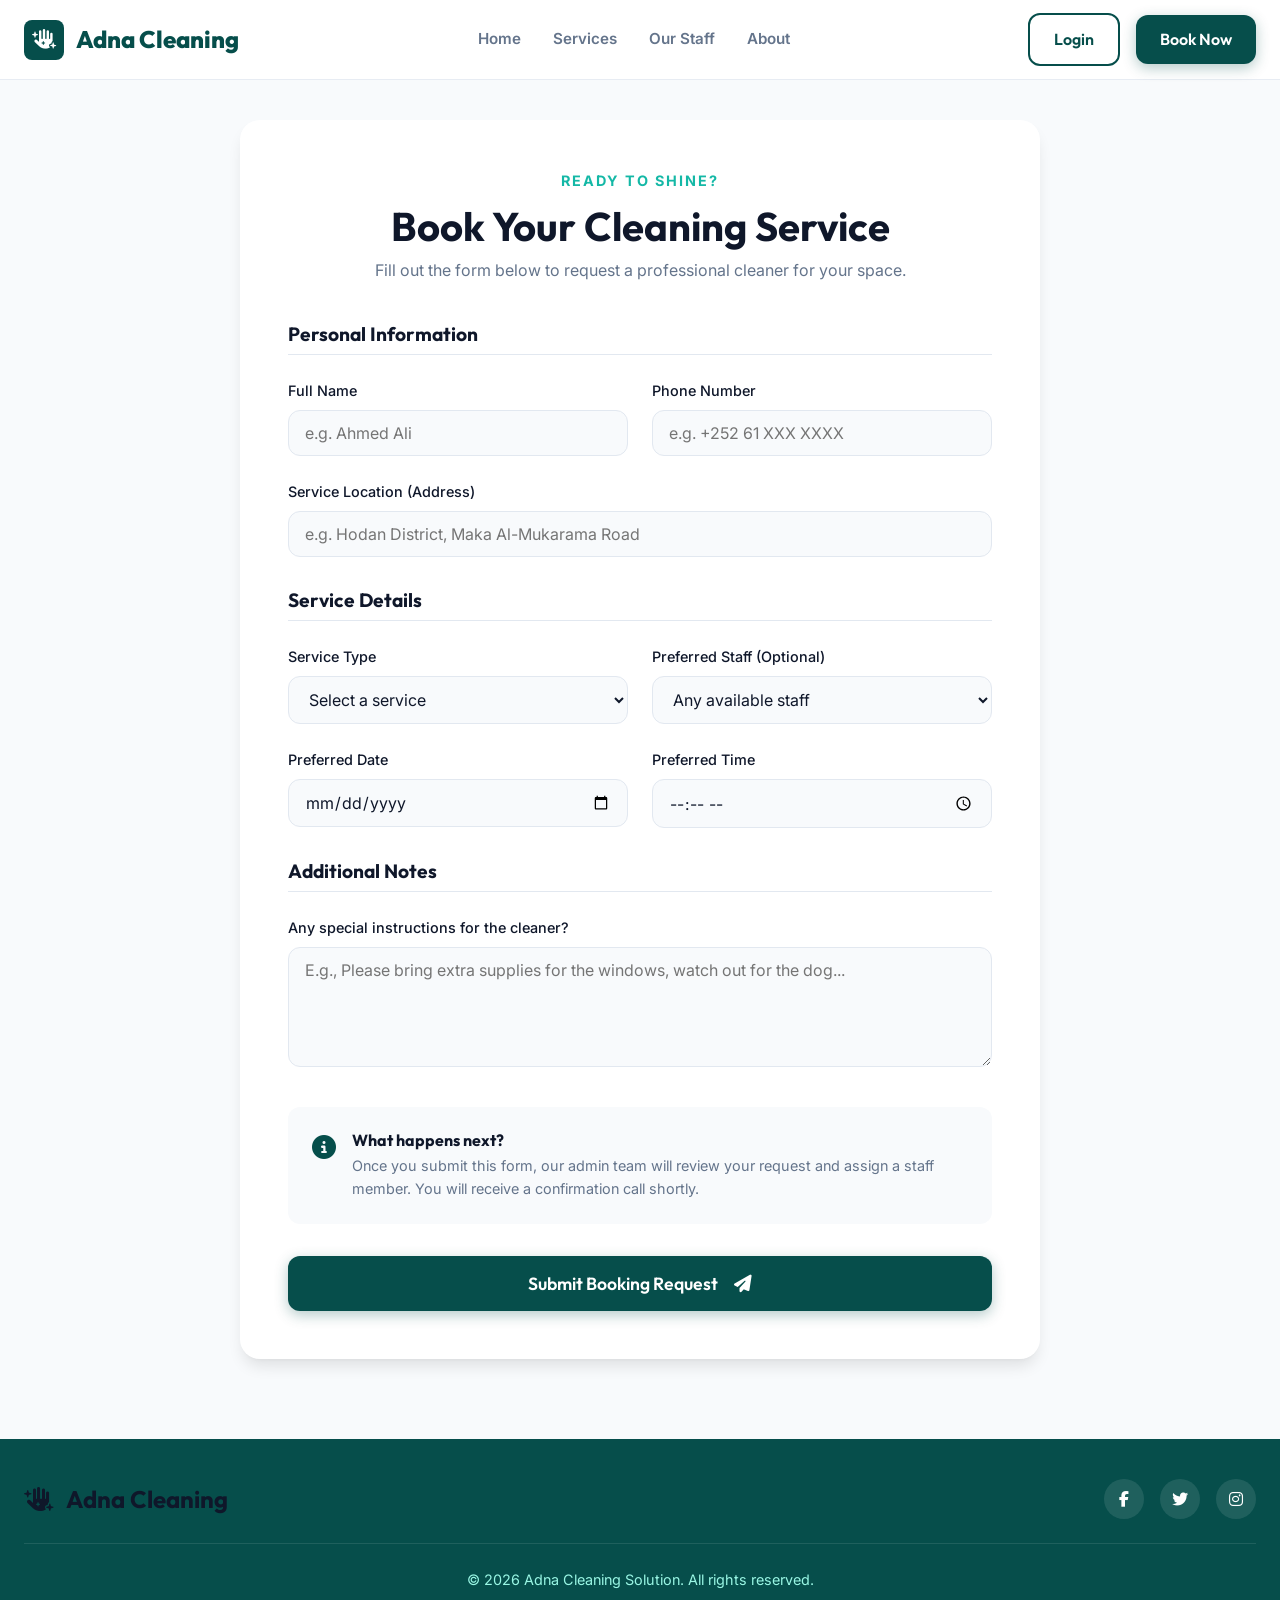
<file: booking.html>
<!DOCTYPE html>
<html lang="en">
<head>
    <meta charset="UTF-8">
    <meta name="viewport" content="width=device-width, initial-scale=1.0">
    <title>Book a Service - Adna Cleaning</title>
    <link rel="stylesheet" href="style.css">
    <link rel="stylesheet" href="https://cdnjs.cloudflare.com/ajax/libs/font-awesome/6.4.0/css/all.min.css">
</head>
<body class="bg-main">

    <!-- Navigation -->
    <nav class="navbar">
        <div class="container">
            <a href="index.html" class="nav-brand">
                <div class="icon-box">
                    <i class="fas fa-hand-sparkles"></i>
                </div>
                Adna Cleaning
            </a>
            
            <div class="nav-links hidden-mobile">
                <a href="index.html">Home</a>
                <a href="index.html#services">Services</a>
                <a href="index.html#staff">Our Staff</a>
                <a href="index.html#about">About</a>
            </div>
            
            <div class="nav-actions">
                <a href="login.html" class="btn btn-outline" style="margin-right: 12px;">Login</a>
                <a href="booking.html" class="btn btn-primary">Book Now</a>
            </div>
        </div>
    </nav>

    <!-- Booking Form Section -->
    <section class="booking-page">
        <div class="container">
            <div class="booking-container animate-fade-in">
                <div class="booking-header">
                    <span class="subtitle" style="color: var(--secondary); font-weight: 700; text-transform: uppercase; letter-spacing: 2px; font-size: 0.9rem;">Ready to shine?</span>
                    <h1 style="font-size: 2.5rem; margin-top: 8px;">Book Your Cleaning Service</h1>
                    <p style="color: var(--text-muted); margin-top: 8px;">Fill out the form below to request a professional cleaner for your space.</p>
                </div>

                <form id="bookingForm" action="admin.html" method="GET">
                    
                    <h3 style="font-size: 1.2rem; margin-bottom: 24px; border-bottom: 1px solid var(--border); padding-bottom: 8px;">Personal Information</h3>
                    <div class="grid grid-cols-2 gap-6" style="margin-bottom: 32px;">
                        <div class="form-group" style="margin-bottom: 0;">
                            <label class="form-label">Full Name</label>
                            <input type="text" id="b_name" class="form-control" placeholder="e.g. Ahmed Ali" required>
                        </div>
                        <div class="form-group" style="margin-bottom: 0;">
                            <label class="form-label">Phone Number</label>
                            <input type="tel" id="b_phone" class="form-control" placeholder="e.g. +252 61 XXX XXXX" required>
                        </div>
                        <div class="form-group" style="grid-column: span 2; margin-bottom: 0;">
                            <label class="form-label">Service Location (Address)</label>
                            <input type="text" id="b_location" class="form-control" placeholder="e.g. Hodan District, Maka Al-Mukarama Road" required>
                        </div>
                    </div>

                    <h3 style="font-size: 1.2rem; margin-bottom: 24px; border-bottom: 1px solid var(--border); padding-bottom: 8px;">Service Details</h3>
                    <div class="grid grid-cols-2 gap-6" style="margin-bottom: 32px;">
                        <div class="form-group" style="margin-bottom: 0;">
                            <label class="form-label">Service Type</label>
                            <select id="b_service" class="form-control" required>
                                <option value="" disabled selected>Select a service</option>
                                <option value="residential">Residential Cleaning</option>
                                <option value="commercial">Commercial Cleaning</option>
                                <option value="deep-clean">Deep Sanitization</option>
                                <option value="move-in-out">Move In/Out Cleaning</option>
                            </select>
                        </div>
                        
                        <div class="form-group" style="margin-bottom: 0;">
                            <label class="form-label">Preferred Staff (Optional)</label>
                            <select id="b_staff" class="form-control">
                                <option value="" selected>Any available staff</option>
                                <option value="sarah">Sarah Johnson (Residential)</option>
                                <option value="david">David Miller (Commercial)</option>
                                <option value="aisha">Aisha Omar (General)</option>
                                <option value="michael">Michael Chen (Deep Clean)</option>
                            </select>
                        </div>
                        
                        <div class="form-group" style="margin-bottom: 0;">
                            <label class="form-label">Preferred Date</label>
                            <input type="date" id="b_date" class="form-control" required>
                        </div>
                        
                        <div class="form-group" style="margin-bottom: 0;">
                            <label class="form-label">Preferred Time</label>
                            <input type="time" id="b_time" class="form-control" required>
                        </div>
                    </div>

                    <h3 style="font-size: 1.2rem; margin-bottom: 24px; border-bottom: 1px solid var(--border); padding-bottom: 8px;">Additional Notes</h3>
                    <div class="form-group" style="margin-bottom: 32px;">
                        <label class="form-label">Any special instructions for the cleaner?</label>
                        <textarea id="b_notes" class="form-control" placeholder="E.g., Please bring extra supplies for the windows, watch out for the dog..."></textarea>
                    </div>
                    
                    <div style="background: var(--bg-main); padding: 24px; border-radius: var(--radius-md); margin-bottom: 32px; display: flex; align-items: flex-start; gap: 16px;">
                        <i class="fas fa-info-circle" style="color: var(--primary); font-size: 1.5rem; margin-top: 4px;"></i>
                        <div>
                            <h4 style="font-size: 1rem; margin-bottom: 4px;">What happens next?</h4>
                            <p style="font-size: 0.9rem; color: var(--text-muted);">Once you submit this form, our admin team will review your request and assign a staff member. You will receive a confirmation call shortly.</p>
                        </div>
                    </div>

                    <button type="submit" class="btn btn-primary" style="width: 100%; justify-content: center; font-size: 1.1rem; padding: 16px;">
                        Submit Booking Request <i class="fas fa-paper-plane" style="margin-left: 8px;"></i>
                    </button>
                </form>
            </div>
        </div>
    </section>

    <!-- Footer (Simplified for inner pages) -->
    <footer class="footer" style="padding: 40px 0;">
        <div class="container">
            <div style="display: flex; justify-content: space-between; align-items: center; border-bottom: 1px solid rgba(255,255,255,0.1); padding-bottom: 24px; margin-bottom: 24px;">
                <div class="footer-brand" style="margin-bottom: 0;">
                    <h2 style="margin-bottom: 0; font-size: 1.5rem;"><i class="fas fa-hand-sparkles"></i> Adna Cleaning</h2>
                </div>
                <div class="social-links">
                    <a href="#"><i class="fab fa-facebook-f"></i></a>
                    <a href="#"><i class="fab fa-twitter"></i></a>
                    <a href="#"><i class="fab fa-instagram"></i></a>
                </div>
            </div>
            
            <div class="footer-bottom" style="padding-top: 0; border-top: none;">
                <p>&copy; 2026 Adna Cleaning Solution. All rights reserved.</p>
            </div>
        </div>
    </footer>

    <script src="app.js"></script>
</body>
</html>
</file>
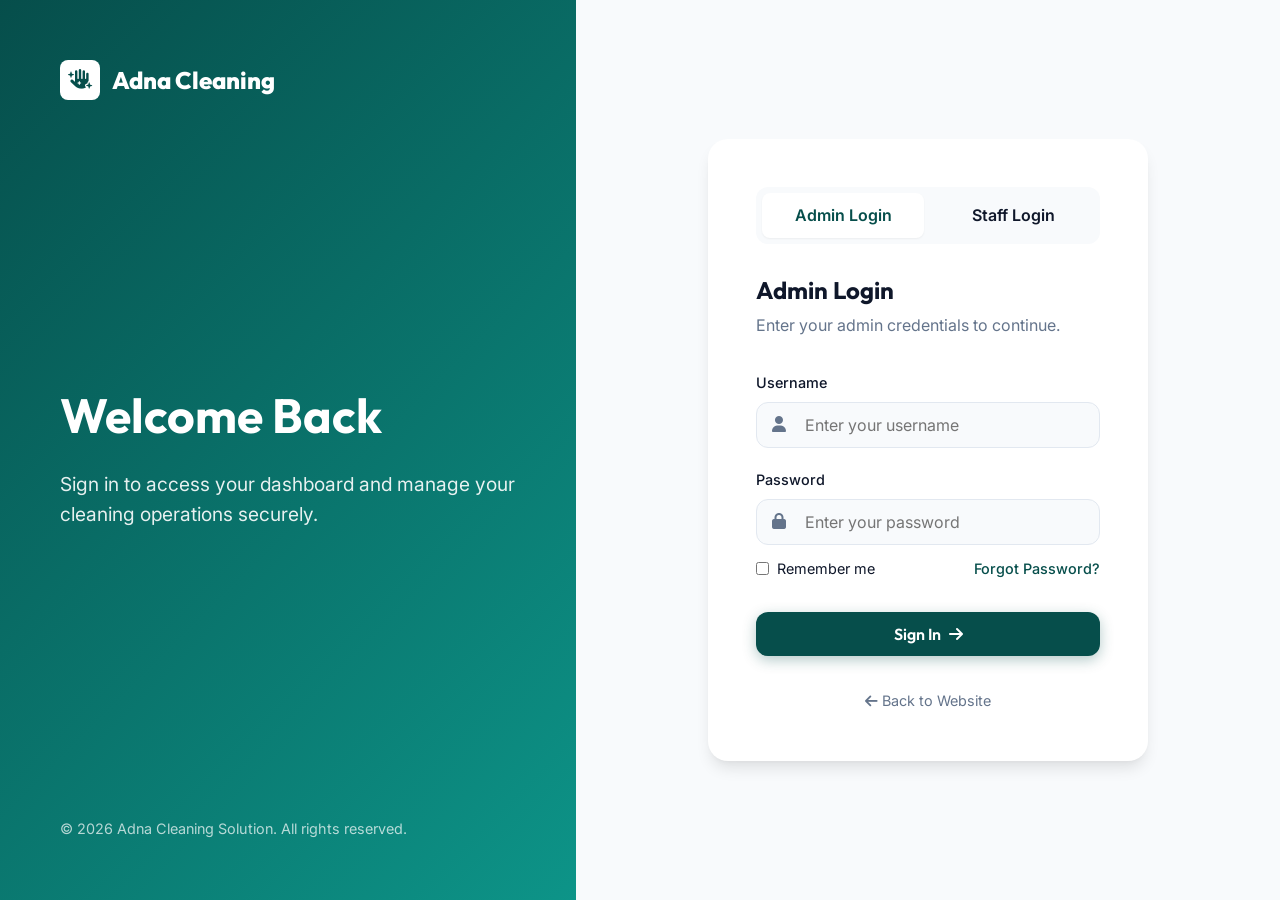
<file: login.html>
<!DOCTYPE html>
<html lang="en">
<head>
    <meta charset="UTF-8">
    <meta name="viewport" content="width=device-width, initial-scale=1.0">
    <title>Login - Adna Cleaning</title>
    <link rel="stylesheet" href="style.css">
    <link rel="stylesheet" href="https://cdnjs.cloudflare.com/ajax/libs/font-awesome/6.4.0/css/all.min.css">
</head>
<body>

    <div class="auth-wrapper">
        <div class="auth-sidebar">
            <div>
                <a href="index.html" class="nav-brand" style="color: white;">
                    <div class="icon-box" style="background: white; color: var(--primary);">
                        <i class="fas fa-hand-sparkles"></i>
                    </div>
                    Adna Cleaning
                </a>
            </div>
            
            <div style="margin-top: auto; margin-bottom: auto;">
                <h1 style="font-size: 3rem; margin-bottom: 24px; color: white;">Welcome Back</h1>
                <p style="font-size: 1.2rem; opacity: 0.9;">Sign in to access your dashboard and manage your cleaning operations securely.</p>
            </div>
            
            <div>
                <p style="font-size: 0.9rem; opacity: 0.7;">&copy; 2026 Adna Cleaning Solution. All rights reserved.</p>
            </div>
        </div>
        
        <div class="auth-content">
            <div class="auth-form-container">
                <div class="role-tabs">
                    <div class="role-tab active" id="tab-admin" onclick="switchRole('admin')">Admin Login</div>
                    <div class="role-tab" id="tab-staff" onclick="switchRole('staff')">Staff Login</div>
                </div>
                
                <h2 style="margin-bottom: 8px;" id="form-title">Admin Login</h2>
                <p style="color: var(--text-muted); margin-bottom: 32px;" id="form-subtitle">Enter your admin credentials to continue.</p>
                
                <form id="loginForm" action="admin.html" method="GET">
                    <div class="form-group">
                        <label class="form-label">Username</label>
                        <div style="position: relative;">
                            <i class="fas fa-user" style="position: absolute; left: 16px; top: 14px; color: var(--text-muted);"></i>
                            <input type="text" class="form-control" style="padding-left: 48px;" placeholder="Enter your username" required>
                        </div>
                    </div>
                    
                    <div class="form-group" style="margin-bottom: 12px;">
                        <label class="form-label">Password</label>
                        <div style="position: relative;">
                            <i class="fas fa-lock" style="position: absolute; left: 16px; top: 14px; color: var(--text-muted);"></i>
                            <input type="password" class="form-control" style="padding-left: 48px;" placeholder="Enter your password" required>
                        </div>
                    </div>
                    
                    <div style="display: flex; justify-content: space-between; align-items: center; margin-bottom: 32px;">
                        <label style="display: flex; align-items: center; gap: 8px; font-size: 0.9rem; cursor: pointer;">
                            <input type="checkbox"> Remember me
                        </label>
                        <a href="#" style="color: var(--primary); font-size: 0.9rem; font-weight: 500;">Forgot Password?</a>
                    </div>
                    
                    <button type="submit" class="btn btn-primary" style="width: 100%;">
                        Sign In <i class="fas fa-arrow-right"></i>
                    </button>
                </form>
                
                <div style="text-align: center; margin-top: 32px;">
                    <a href="index.html" style="color: var(--text-muted); font-size: 0.9rem;">
                        <i class="fas fa-arrow-left"></i> Back to Website
                    </a>
                </div>
            </div>
        </div>
    </div>

    <script>
        function switchRole(role) {
            // Update tabs
            document.getElementById('tab-admin').classList.remove('active');
            document.getElementById('tab-staff').classList.remove('active');
            document.getElementById('tab-' + role).classList.add('active');
            
            // Update text and form action
            const title = document.getElementById('form-title');
            const subtitle = document.getElementById('form-subtitle');
            const form = document.getElementById('loginForm');
            
            if (role === 'admin') {
                title.textContent = 'Admin Login';
                subtitle.textContent = 'Enter your admin credentials to continue.';
                form.action = 'admin.html';
            } else {
                title.textContent = 'Staff Login';
                subtitle.textContent = 'Enter your staff credentials to continue.';
                form.action = 'staff.html';
            }
        }
    </script>
    <script src="app.js"></script>
</body>
</html>
</file>
<file: style.css>
@import url('https://fonts.googleapis.com/css2?family=Outfit:wght@300;400;500;600;700;800&family=Inter:wght@400;500;600&display=swap');

:root {
    /* Color Palette */
    --primary: #064e4b; /* Deep Teal */
    --primary-light: #0d9488;
    --secondary: #14b8a6; /* Vibrant Teal */
    --secondary-light: #ccfbf1;
    --accent: #f59e0b; /* Amber */
    --bg-main: #f8fafc;
    --bg-card: #ffffff;
    --text-main: #0f172a;
    --text-muted: #64748b;
    --border: #e2e8f0;
    
    /* Status Colors */
    --success: #10b981;
    --success-bg: #d1fae5;
    --warning: #f59e0b;
    --warning-bg: #fef3c7;
    --danger: #ef4444;
    --danger-bg: #fee2e2;
    --info: #3b82f6;
    --info-bg: #dbeafe;

    /* Typography */
    --font-heading: 'Outfit', sans-serif;
    --font-body: 'Inter', sans-serif;

    /* Shadows & Effects */
    --shadow-sm: 0 1px 2px 0 rgb(0 0 0 / 0.05);
    --shadow-md: 0 4px 6px -1px rgb(0 0 0 / 0.1), 0 2px 4px -2px rgb(0 0 0 / 0.1);
    --shadow-lg: 0 10px 15px -3px rgb(0 0 0 / 0.1), 0 4px 6px -4px rgb(0 0 0 / 0.05);
    --shadow-xl: 0 20px 25px -5px rgb(0 0 0 / 0.1), 0 8px 10px -6px rgb(0 0 0 / 0.1);
    --shadow-glow: 0 0 20px rgba(20, 184, 166, 0.3);
    
    --radius-sm: 8px;
    --radius-md: 12px;
    --radius-lg: 20px;
    --radius-full: 9999px;
    
    --transition: all 0.3s cubic-bezier(0.4, 0, 0.2, 1);
}

/* Reset */
* {
    margin: 0;
    padding: 0;
    box-sizing: border-box;
}

body {
    font-family: var(--font-body);
    background-color: var(--bg-main);
    color: var(--text-main);
    line-height: 1.6;
    -webkit-font-smoothing: antialiased;
}

h1, h2, h3, h4, h5, h6 {
    font-family: var(--font-heading);
    font-weight: 700;
    line-height: 1.2;
    color: var(--text-main);
}

a {
    text-decoration: none;
    color: inherit;
    transition: var(--transition);
}

ul {
    list-style: none;
}

img {
    max-width: 100%;
    height: auto;
    display: block;
}

/* Layout Utilities */
.container {
    max-width: 1280px;
    margin: 0 auto;
    padding: 0 24px;
}

.flex { display: flex; }
.flex-col { flex-direction: column; }
.items-center { align-items: center; }
.justify-between { justify-content: space-between; }
.justify-center { justify-content: center; }
.gap-1 { gap: 4px; }
.gap-2 { gap: 8px; }
.gap-3 { gap: 12px; }
.gap-4 { gap: 16px; }
.gap-6 { gap: 24px; }
.gap-8 { gap: 32px; }

.grid { display: grid; }
.grid-cols-2 { grid-template-columns: repeat(2, 1fr); }
.grid-cols-3 { grid-template-columns: repeat(3, 1fr); }
.grid-cols-4 { grid-template-columns: repeat(4, 1fr); }

/* Components */
.btn {
    display: inline-flex;
    align-items: center;
    justify-content: center;
    gap: 8px;
    padding: 12px 24px;
    border-radius: var(--radius-md);
    font-family: var(--font-heading);
    font-weight: 600;
    font-size: 1rem;
    cursor: pointer;
    border: none;
    outline: none;
    transition: var(--transition);
}

.btn-primary {
    background-color: var(--primary);
    color: white;
    box-shadow: 0 4px 14px rgba(6, 78, 75, 0.3);
}

.btn-primary:hover {
    background-color: var(--primary-light);
    transform: translateY(-2px);
    box-shadow: 0 6px 20px rgba(6, 78, 75, 0.4);
}

.btn-secondary {
    background-color: var(--secondary-light);
    color: var(--primary);
}

.btn-secondary:hover {
    background-color: var(--secondary);
    color: white;
    transform: translateY(-2px);
}

.btn-outline {
    background-color: transparent;
    color: var(--primary);
    border: 2px solid var(--primary);
}

.btn-outline:hover {
    background-color: var(--primary);
    color: white;
}

.card {
    background: var(--bg-card);
    border-radius: var(--radius-lg);
    padding: 32px;
    box-shadow: var(--shadow-md);
    border: 1px solid var(--border);
    transition: var(--transition);
}

.card:hover {
    box-shadow: var(--shadow-xl);
    transform: translateY(-5px);
}

.badge {
    display: inline-flex;
    align-items: center;
    padding: 4px 12px;
    border-radius: var(--radius-full);
    font-size: 0.75rem;
    font-weight: 700;
    text-transform: uppercase;
    letter-spacing: 0.5px;
}

.badge-success { background: var(--success-bg); color: var(--success); }
.badge-warning { background: var(--warning-bg); color: var(--warning); }
.badge-danger { background: var(--danger-bg); color: var(--danger); }
.badge-info { background: var(--info-bg); color: var(--info); }

/* Form Elements */
.form-group {
    margin-bottom: 20px;
}

.form-label {
    display: block;
    margin-bottom: 8px;
    font-weight: 500;
    color: var(--text-main);
    font-size: 0.9rem;
}

.form-control {
    width: 100%;
    padding: 12px 16px;
    border-radius: var(--radius-md);
    border: 1px solid var(--border);
    background-color: var(--bg-main);
    font-family: var(--font-body);
    font-size: 1rem;
    color: var(--text-main);
    transition: var(--transition);
}

.form-control:focus {
    outline: none;
    border-color: var(--secondary);
    box-shadow: 0 0 0 3px var(--secondary-light);
    background-color: var(--bg-card);
}

textarea.form-control {
    min-height: 120px;
    resize: vertical;
}

/* Animations */
@keyframes fadeIn {
    from { opacity: 0; transform: translateY(20px); }
    to { opacity: 1; transform: translateY(0); }
}

.animate-fade-in {
    animation: fadeIn 0.8s cubic-bezier(0.4, 0, 0.2, 1) forwards;
}

.delay-100 { animation-delay: 100ms; }
.delay-200 { animation-delay: 200ms; }
.delay-300 { animation-delay: 300ms; }

/* ------------------------------------- */
/* Page Specific: Landing Page          */
/* ------------------------------------- */

/* Navbar */
.navbar {
    position: fixed;
    top: 0;
    left: 0;
    width: 100%;
    height: 80px;
    background: rgba(255, 255, 255, 0.9);
    backdrop-filter: blur(10px);
    -webkit-backdrop-filter: blur(10px);
    border-bottom: 1px solid rgba(226, 232, 240, 0.8);
    z-index: 1000;
    display: flex;
    align-items: center;
}

.navbar .container {
    display: flex;
    justify-content: space-between;
    align-items: center;
    width: 100%;
}

.nav-brand {
    display: flex;
    align-items: center;
    gap: 12px;
    font-family: var(--font-heading);
    font-size: 1.5rem;
    font-weight: 800;
    color: var(--primary);
}

.nav-brand .icon-box {
    width: 40px;
    height: 40px;
    background: var(--primary);
    color: white;
    border-radius: var(--radius-sm);
    display: flex;
    align-items: center;
    justify-content: center;
    font-size: 1.2rem;
}

.nav-links {
    display: flex;
    gap: 32px;
    align-items: center;
}

.nav-links a {
    font-weight: 600;
    color: var(--text-muted);
    font-size: 0.95rem;
}

.nav-links a:hover {
    color: var(--primary);
}

/* Hero Section */
.hero {
    padding: 160px 0 100px;
    background: linear-gradient(135deg, var(--bg-main) 0%, #e0f2fe 100%);
    min-height: 100vh;
    display: flex;
    align-items: center;
    position: relative;
    overflow: hidden;
}

.hero::before {
    content: '';
    position: absolute;
    top: -10%;
    right: -5%;
    width: 50vw;
    height: 50vw;
    background: radial-gradient(circle, rgba(20,184,166,0.15) 0%, rgba(255,255,255,0) 70%);
    border-radius: 50%;
    z-index: 0;
}

.hero .container {
    display: grid;
    grid-template-columns: 1fr 1fr;
    gap: 60px;
    align-items: center;
    position: relative;
    z-index: 1;
}

.hero-content h1 {
    font-size: 4.5rem;
    letter-spacing: -1px;
    margin-bottom: 24px;
}

.hero-content h1 span {
    color: var(--secondary);
    position: relative;
}

.hero-content h1 span::after {
    content: '';
    position: absolute;
    bottom: 8px;
    left: 0;
    width: 100%;
    height: 12px;
    background: var(--secondary-light);
    z-index: -1;
    border-radius: 4px;
}

.hero-content p {
    font-size: 1.25rem;
    color: var(--text-muted);
    margin-bottom: 40px;
    max-width: 540px;
}

.hero-buttons {
    display: flex;
    gap: 16px;
}

.hero-image {
    position: relative;
}

.hero-image img {
    border-radius: var(--radius-lg);
    box-shadow: var(--shadow-xl);
    border: 8px solid white;
}

.floating-card {
    position: absolute;
    bottom: -30px;
    left: -40px;
    background: white;
    padding: 24px;
    border-radius: var(--radius-lg);
    box-shadow: var(--shadow-lg);
    display: flex;
    align-items: center;
    gap: 16px;
    animation: float 6s ease-in-out infinite;
}

@keyframes float {
    0% { transform: translateY(0px); }
    50% { transform: translateY(-15px); }
    100% { transform: translateY(0px); }
}

.floating-card .icon {
    width: 48px;
    height: 48px;
    background: var(--success-bg);
    color: var(--success);
    border-radius: var(--radius-sm);
    display: flex;
    align-items: center;
    justify-content: center;
    font-size: 1.5rem;
}

.floating-card .info p:first-child {
    font-size: 0.8rem;
    text-transform: uppercase;
    font-weight: 700;
    color: var(--text-muted);
}

.floating-card .info p:last-child {
    font-family: var(--font-heading);
    font-weight: 700;
    font-size: 1.2rem;
}

/* Services Section */
.services {
    padding: 100px 0;
    background: white;
}

.section-header {
    text-align: center;
    max-width: 600px;
    margin: 0 auto 60px;
}

.section-header .subtitle {
    color: var(--secondary);
    font-weight: 700;
    text-transform: uppercase;
    letter-spacing: 2px;
    font-size: 0.9rem;
    margin-bottom: 12px;
    display: block;
}

.section-header h2 {
    font-size: 3rem;
}

.service-card {
    text-align: center;
    padding: 48px 32px;
    border: 1px solid var(--border);
}

.service-card .icon {
    width: 80px;
    height: 80px;
    margin: 0 auto 24px;
    border-radius: var(--radius-md);
    display: flex;
    align-items: center;
    justify-content: center;
    font-size: 2.5rem;
    transition: var(--transition);
}

.service-card:hover .icon {
    transform: scale(1.1);
}

.service-card h3 {
    font-size: 1.5rem;
    margin-bottom: 16px;
}

.service-card p {
    color: var(--text-muted);
    margin-bottom: 24px;
}

.service-card a {
    color: var(--primary);
    font-weight: 600;
    display: inline-flex;
    align-items: center;
    gap: 8px;
}

.service-card a:hover {
    gap: 12px;
}

/* Staff Section */
.staff-preview {
    padding: 100px 0;
    background: var(--bg-main);
}

.staff-grid {
    display: grid;
    grid-template-columns: repeat(4, 1fr);
    gap: 32px;
}

.staff-member {
    background: white;
    border-radius: var(--radius-lg);
    overflow: hidden;
    box-shadow: var(--shadow-sm);
    transition: var(--transition);
}

.staff-member:hover {
    box-shadow: var(--shadow-lg);
    transform: translateY(-5px);
}

.staff-img {
    height: 240px;
    width: 100%;
    object-fit: cover;
}

.staff-info {
    padding: 24px;
}

.staff-info h4 {
    font-size: 1.25rem;
    margin-bottom: 4px;
}

.staff-info p.role {
    color: var(--secondary);
    font-weight: 500;
    font-size: 0.9rem;
    margin-bottom: 16px;
}

.staff-meta {
    display: flex;
    justify-content: space-between;
    align-items: center;
    padding-top: 16px;
    border-top: 1px solid var(--border);
}

.staff-meta .rating {
    color: var(--accent);
    font-weight: 600;
    display: flex;
    align-items: center;
    gap: 4px;
}

.staff-meta .price {
    font-family: var(--font-heading);
    font-weight: 700;
    color: var(--primary);
}

/* Footer */
.footer {
    background: var(--primary);
    color: white;
    padding: 80px 0 40px;
}

.footer-grid {
    display: grid;
    grid-template-columns: 2fr 1fr 1fr 1.5fr;
    gap: 60px;
    margin-bottom: 60px;
}

.footer-brand h2 {
    font-size: 2rem;
    margin-bottom: 16px;
    display: flex;
    align-items: center;
    gap: 12px;
}

.footer-brand p {
    color: #99f6e4;
    margin-bottom: 24px;
    max-width: 300px;
}

.social-links {
    display: flex;
    gap: 16px;
}

.social-links a {
    width: 40px;
    height: 40px;
    background: rgba(255,255,255,0.1);
    border-radius: 50%;
    display: flex;
    align-items: center;
    justify-content: center;
}

.social-links a:hover {
    background: var(--secondary);
}

.footer h4 {
    font-size: 1.2rem;
    margin-bottom: 24px;
}

.footer-links li {
    margin-bottom: 12px;
}

.footer-links a {
    color: #99f6e4;
}

.footer-links a:hover {
    color: white;
    padding-left: 8px;
}

.footer-contact li {
    display: flex;
    gap: 12px;
    margin-bottom: 16px;
    color: #99f6e4;
}

.footer-bottom {
    text-align: center;
    padding-top: 32px;
    border-top: 1px solid rgba(255,255,255,0.1);
    color: #99f6e4;
    font-size: 0.9rem;
}

/* ------------------------------------- */
/* Dashboard & Login Layouts            */
/* ------------------------------------- */

/* Login Page Layout */
.auth-wrapper {
    min-height: 100vh;
    display: flex;
    background: var(--bg-main);
}

.auth-sidebar {
    width: 45%;
    background: linear-gradient(135deg, var(--primary), var(--primary-light));
    color: white;
    padding: 60px;
    display: flex;
    flex-direction: column;
    justify-content: space-between;
}

.auth-content {
    flex: 1;
    display: flex;
    align-items: center;
    justify-content: center;
    padding: 40px;
}

.auth-form-container {
    width: 100%;
    max-width: 440px;
    background: white;
    padding: 48px;
    border-radius: var(--radius-lg);
    box-shadow: var(--shadow-lg);
}

.role-tabs {
    display: flex;
    gap: 8px;
    background: var(--bg-main);
    padding: 6px;
    border-radius: var(--radius-md);
    margin-bottom: 32px;
}

.role-tab {
    flex: 1;
    text-align: center;
    padding: 10px;
    border-radius: var(--radius-sm);
    font-weight: 600;
    cursor: pointer;
    transition: var(--transition);
}

.role-tab.active {
    background: white;
    color: var(--primary);
    box-shadow: var(--shadow-sm);
}

/* Dashboard Global Layout */
.dashboard-layout {
    display: flex;
    min-height: 100vh;
    background: var(--bg-main);
}

.sidebar {
    width: 280px;
    background: white;
    border-right: 1px solid var(--border);
    position: fixed;
    height: 100vh;
    padding: 24px;
    display: flex;
    flex-direction: column;
    z-index: 100;
}

.sidebar-logo {
    font-size: 1.5rem;
    font-weight: 800;
    color: var(--primary);
    display: flex;
    align-items: center;
    gap: 12px;
    margin-bottom: 48px;
}

.nav-menu {
    display: flex;
    flex-direction: column;
    gap: 8px;
    flex: 1;
}

.nav-item {
    display: flex;
    align-items: center;
    gap: 12px;
    padding: 12px 16px;
    border-radius: var(--radius-md);
    color: var(--text-muted);
    font-weight: 600;
    transition: var(--transition);
}

.nav-item:hover, .nav-item.active {
    background: var(--secondary-light);
    color: var(--primary);
}

.sidebar-footer {
    border-top: 1px solid var(--border);
    padding-top: 24px;
    margin-top: auto;
}

.user-profile-sm {
    display: flex;
    align-items: center;
    gap: 12px;
}

.user-profile-sm img {
    width: 40px;
    height: 40px;
    border-radius: 50%;
    object-fit: cover;
}

.user-profile-sm div p:first-child {
    font-weight: 600;
    font-size: 0.95rem;
}
.user-profile-sm div p:last-child {
    font-size: 0.8rem;
    color: var(--text-muted);
}

.main-content {
    flex: 1;
    margin-left: 280px;
    padding: 32px 48px;
}

.topbar {
    display: flex;
    justify-content: space-between;
    align-items: center;
    margin-bottom: 40px;
}

.page-title {
    font-size: 2rem;
}

.topbar-actions {
    display: flex;
    align-items: center;
    gap: 20px;
}

.icon-btn {
    width: 44px;
    height: 44px;
    border-radius: 50%;
    background: white;
    border: 1px solid var(--border);
    display: flex;
    align-items: center;
    justify-content: center;
    color: var(--text-muted);
    cursor: pointer;
    transition: var(--transition);
    position: relative;
}

.icon-btn:hover {
    border-color: var(--primary);
    color: var(--primary);
}

.notification-dot {
    position: absolute;
    top: 10px;
    right: 12px;
    width: 8px;
    height: 8px;
    background: var(--danger);
    border-radius: 50%;
}

/* Dashboard Metrics Grid */
.metrics-grid {
    display: grid;
    grid-template-columns: repeat(4, 1fr);
    gap: 24px;
    margin-bottom: 40px;
}

.metric-card {
    background: white;
    padding: 24px;
    border-radius: var(--radius-lg);
    box-shadow: var(--shadow-sm);
    display: flex;
    align-items: center;
    gap: 20px;
}

.metric-icon {
    width: 64px;
    height: 64px;
    border-radius: var(--radius-md);
    display: flex;
    align-items: center;
    justify-content: center;
    font-size: 1.8rem;
}

.metric-icon.blue { background: var(--info-bg); color: var(--info); }
.metric-icon.green { background: var(--success-bg); color: var(--success); }
.metric-icon.orange { background: var(--warning-bg); color: var(--warning); }
.metric-icon.teal { background: var(--secondary-light); color: var(--primary); }

.metric-info p {
    color: var(--text-muted);
    font-weight: 500;
    margin-bottom: 4px;
}

.metric-info h3 {
    font-size: 1.8rem;
}

/* Tables */
.table-wrapper {
    background: white;
    border-radius: var(--radius-lg);
    box-shadow: var(--shadow-sm);
    overflow: hidden;
}

.table-header {
    padding: 24px;
    border-bottom: 1px solid var(--border);
    display: flex;
    justify-content: space-between;
    align-items: center;
}

table {
    width: 100%;
    border-collapse: collapse;
}

th {
    background: var(--bg-main);
    padding: 16px 24px;
    text-align: left;
    font-weight: 600;
    color: var(--text-muted);
    text-transform: uppercase;
    font-size: 0.8rem;
    letter-spacing: 0.5px;
}

td {
    padding: 16px 24px;
    border-bottom: 1px solid var(--border);
    vertical-align: middle;
}

tr:last-child td {
    border-bottom: none;
}

.td-user {
    display: flex;
    align-items: center;
    gap: 12px;
}

.td-user img {
    width: 40px;
    height: 40px;
    border-radius: 50%;
    object-fit: cover;
}

.td-user span {
    font-weight: 600;
}

.actions {
    display: flex;
    gap: 8px;
}

.actions button {
    background: none;
    border: none;
    color: var(--text-muted);
    cursor: pointer;
    font-size: 1.1rem;
    transition: var(--transition);
}

.actions button:hover {
    color: var(--primary);
}

/* Booking Layout */
.booking-page {
    background: var(--bg-main);
    padding: 120px 0 80px;
    min-height: 100vh;
}

.booking-container {
    max-width: 800px;
    margin: 0 auto;
    background: white;
    border-radius: var(--radius-lg);
    box-shadow: var(--shadow-lg);
    padding: 48px;
}

.booking-header {
    text-align: center;
    margin-bottom: 40px;
}

/* Responsive */
@media (max-width: 1024px) {
    .hero .container { grid-template-columns: 1fr; text-align: center; }
    .hero-buttons { justify-content: center; }
    .floating-card { display: none; }
    .metrics-grid { grid-template-columns: repeat(2, 1fr); }
    .staff-grid { grid-template-columns: repeat(2, 1fr); }
    .auth-wrapper { flex-direction: column; }
    .auth-sidebar, .auth-content { width: 100%; }
}

@media (max-width: 768px) {
    .sidebar { display: none; }
    .main-content { margin-left: 0; padding: 24px; }
    .grid-cols-2, .grid-cols-3, .grid-cols-4, .staff-grid { grid-template-columns: 1fr; }
    .footer-grid { grid-template-columns: 1fr; }
    .metrics-grid { grid-template-columns: 1fr; }
    .table-wrapper { overflow-x: auto; }
}

/* Modals */
.modal-overlay {
    position: fixed;
    top: 0;
    left: 0;
    width: 100%;
    height: 100%;
    background: rgba(0, 0, 0, 0.5);
    display: flex;
    align-items: center;
    justify-content: center;
    z-index: 1000;
    opacity: 0;
    visibility: hidden;
    transition: var(--transition);
}

.modal-overlay.active {
    opacity: 1;
    visibility: visible;
}

.modal-card {
    background: white;
    width: 100%;
    max-width: 500px;
    padding: 32px;
    border-radius: var(--radius-lg);
    box-shadow: var(--shadow-xl);
    transform: translateY(-20px);
    transition: var(--transition);
}

.modal-overlay.active .modal-card {
    transform: translateY(0);
}

.modal-header {
    display: flex;
    justify-content: space-between;
    align-items: center;
    margin-bottom: 24px;
}

.modal-footer {
    display: flex;
    justify-content: flex-end;
    gap: 12px;
    margin-top: 24px;
}
</file>
